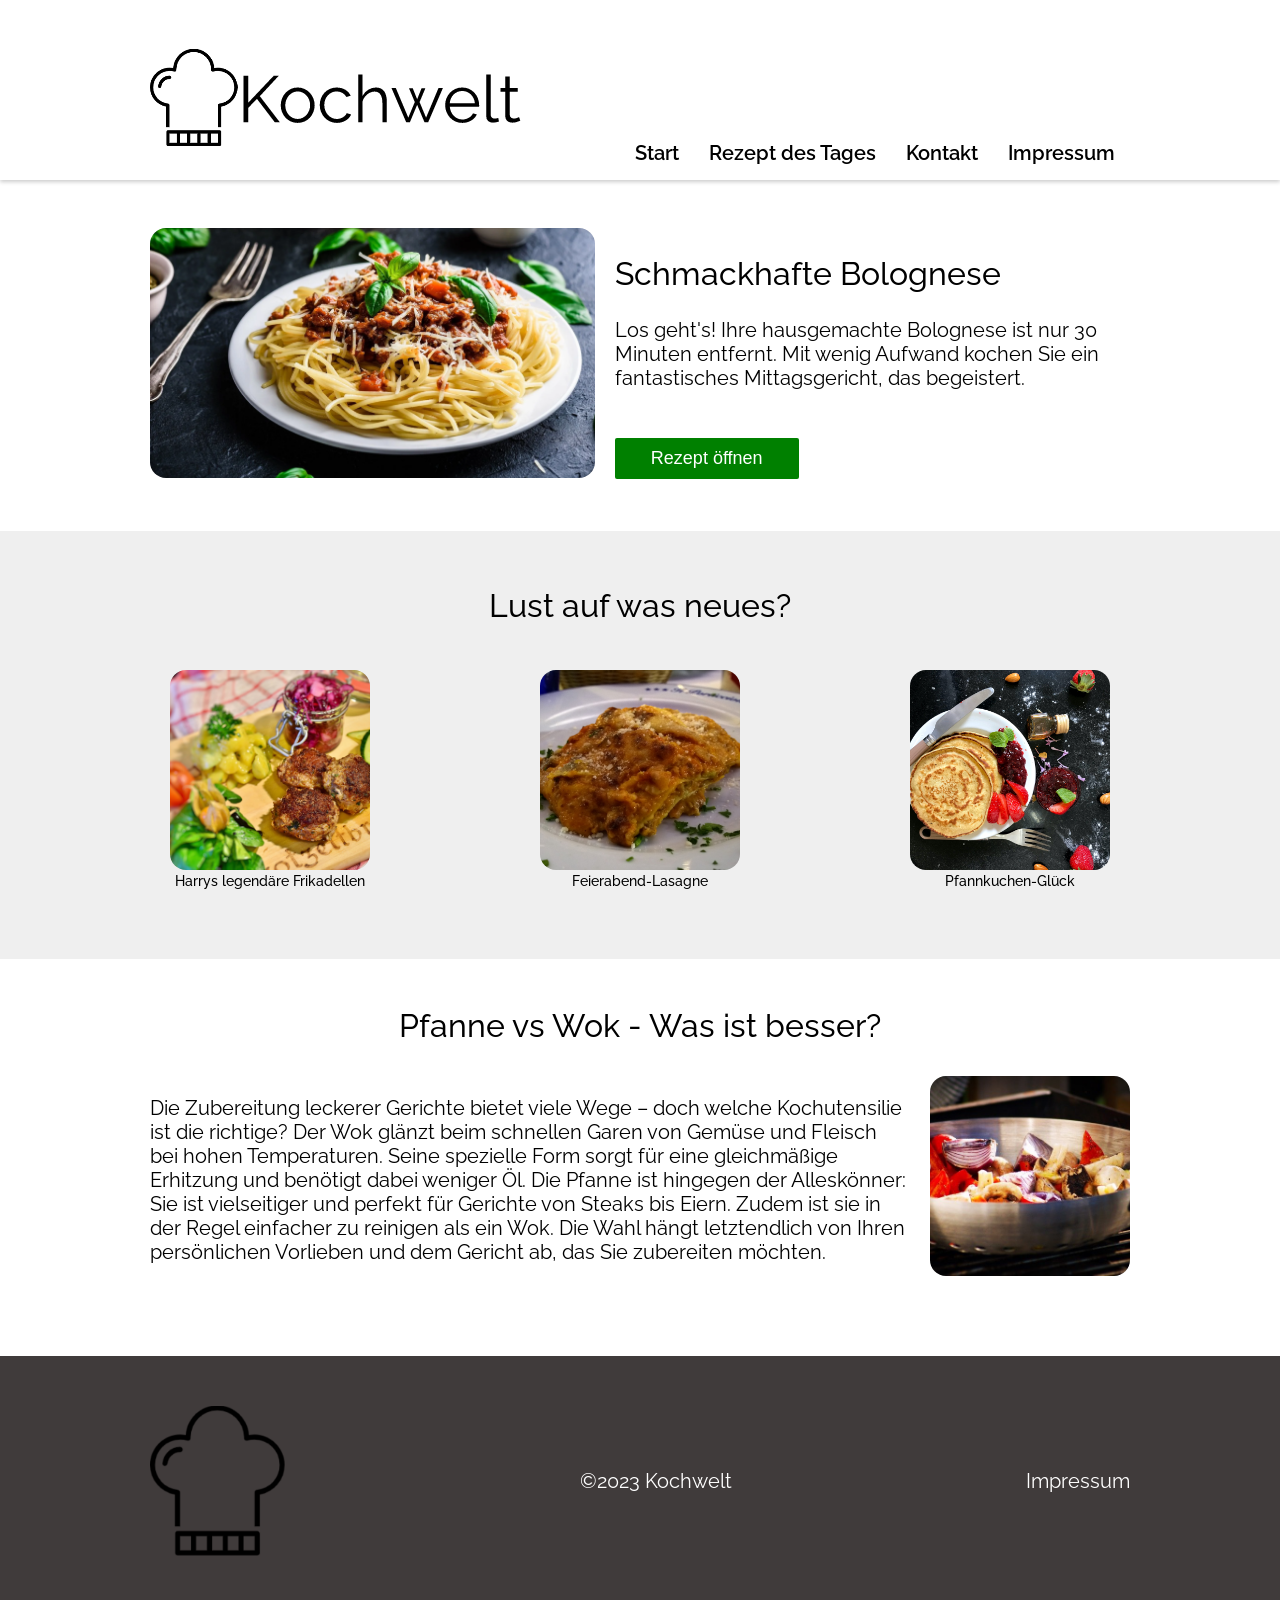
<file: index.html>
<!DOCTYPE html>
<html lang="de">

<head>
    <meta charset="UTF-8">
    <meta name="viewport" content="width=device-width, initial-scale=1.0">
    <title>Kochwelt/Startseite</title>
    <link rel="preconnect" href="https://fonts.googleapis.com">
    <link rel="preconnect" href="https://fonts.gstatic.com" crossorigin>
    <link rel="stylesheet" href="style.css">

    <link
        href="https://fonts.googleapis.com/css2?family=Raleway:ital,wght@0,100;0,200;0,300;0,400;0,500;0,600;0,700;0,800;0,900;1,100;1,200;1,300;1,400;1,500;1,600;1,700;1,800;1,900&display=swap"
        rel="stylesheet">
</head>

<body onload="includeHTML()">
    <script src="script.js"></script>
    <div w3-include-html="./templates/header.html"></div>

    <main>
        <div class="aot">
            <a href="./Rezept 1.html"><img src="./img/Bolognese.png" alt="menuimg"></a>
            <div>
                <h2>Schmackhafte Bolognese</h2>
                <span>Los geht's! Ihre hausgemachte Bolognese ist nur 30 Minuten entfernt. Mit wenig Aufwand kochen Sie
                    ein fantastisches Mittagsgericht, das begeistert.</span>

                <a href="./Rezept 1.html"><button>Rezept öffnen</button></a>
            </div>
        </div>

        <div class="recipe-section">
            <h3>Lust auf was neues?</h3>
            <div class="recipelinks">

                <a href="./Rezept 2.html">
                    <figure>
                        <img src="./img/meatballs-2946482_1280.jpg" alt="menuimg">
                        <figcaption>Harrys legendäre Frikadellen</figcaption>
                    </figure>
                </a>
                <a href="./Rezept 4.html">
                    <figure>
                        <img src="./img/lasagne-made-in-italy.jpg" alt="menuimg">
                        <figcaption>Feierabend-Lasagne</figcaption>
                    </figure>
                </a>
                <a href="./Rezept 3.html">
                    <figure>
                        <img src="./img/pfannkuchen.jpg" alt="menuimg">
                        <figcaption>Pfannkuchen-Glück</figcaption>
                    </figure>
                </a>
            </div>
        </div>

        <h3>Pfanne vs Wok - Was ist besser?</h3>
        <div class="pan">
            <div class="pantext">
                <span>
                    <p>Die Zubereitung leckerer Gerichte bietet viele Wege – doch welche Kochutensilie ist die richtige?
                        Der Wok glänzt beim schnellen Garen von Gemüse und Fleisch bei hohen Temperaturen. Seine
                        spezielle Form sorgt für eine gleichmäßige Erhitzung und benötigt dabei weniger Öl. Die Pfanne
                        ist hingegen der Alleskönner: Sie ist vielseitiger und perfekt für Gerichte von Steaks bis
                        Eiern. Zudem ist sie in der Regel einfacher zu reinigen als ein Wok. Die Wahl hängt letztendlich
                        von Ihren persönlichen Vorlieben und dem Gericht ab, das Sie zubereiten
                        möchten.</p>
                </span>
            </div>
            <img src="./img/wok.jpg" alt="Pfanne vs Wok">
        </div>
    </main>

    <div w3-include-html="./templates/footer.html"></div>
</body>

</html>
</file>
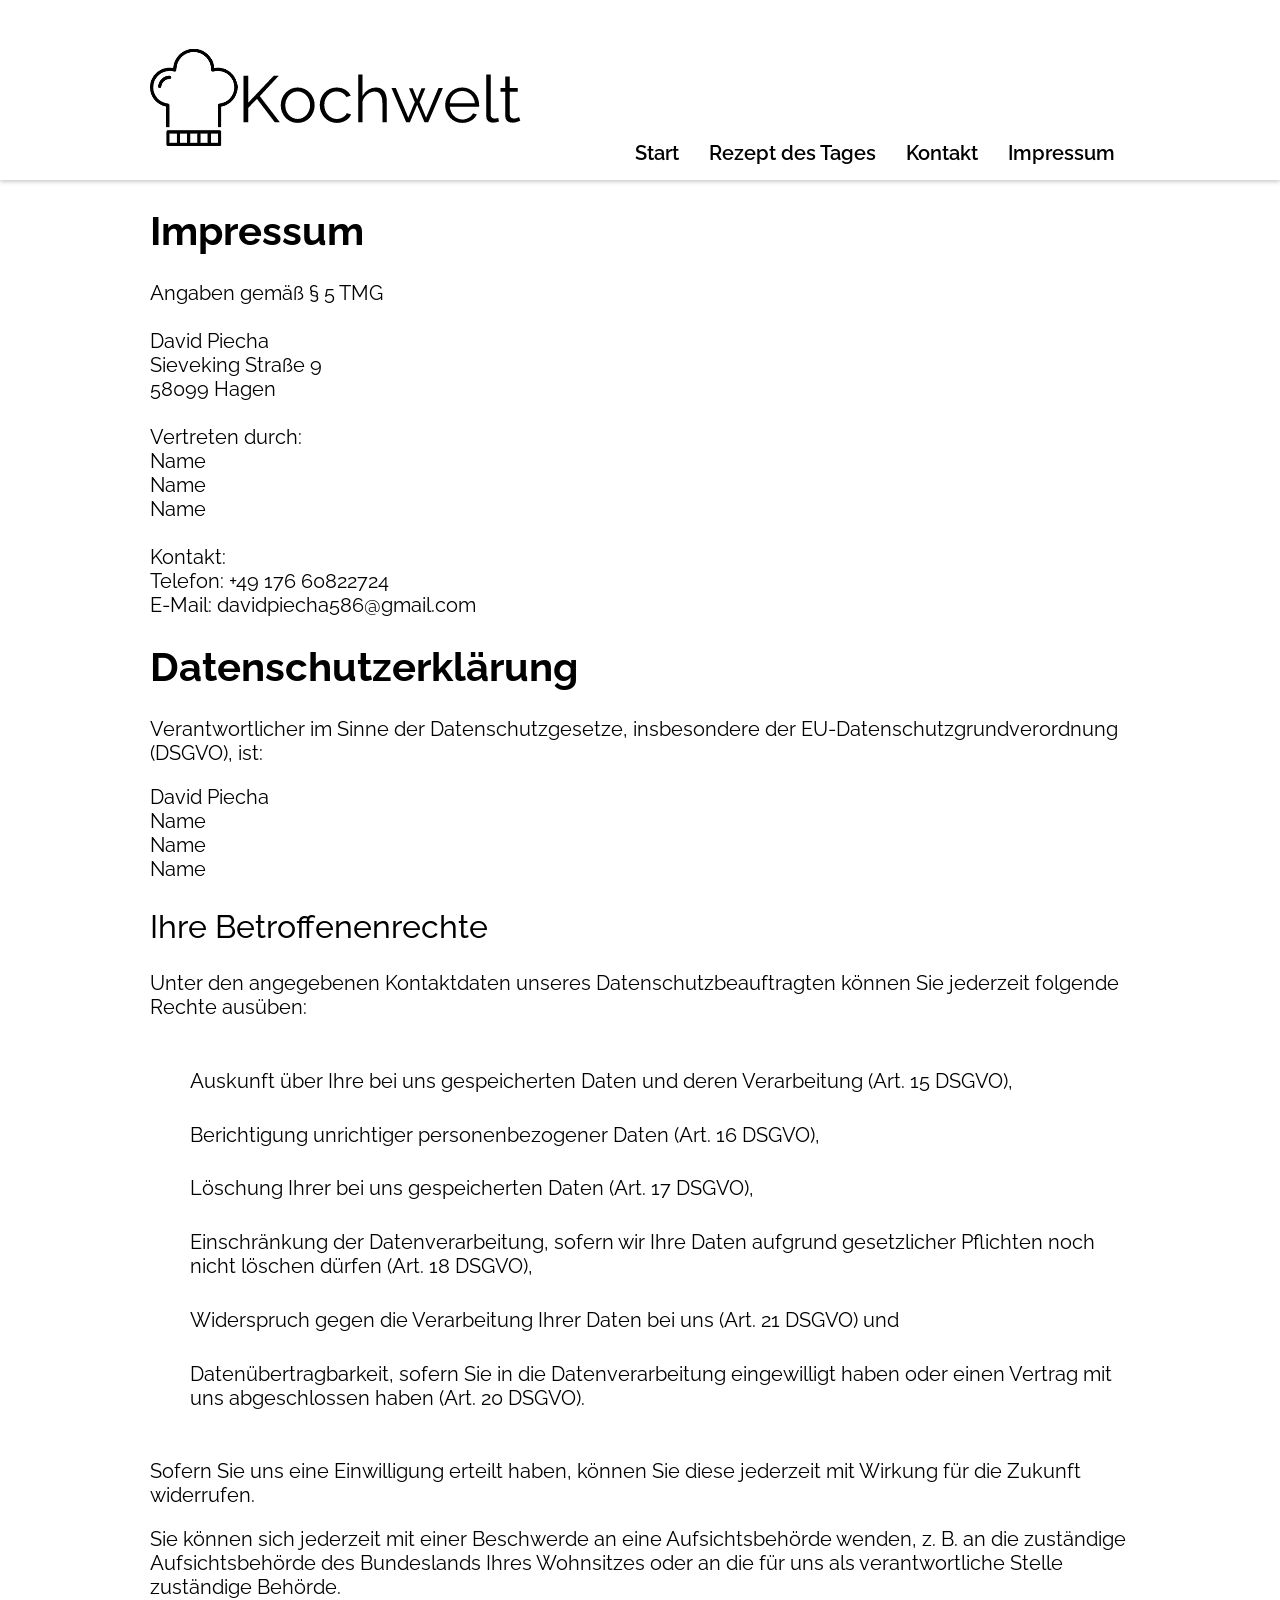
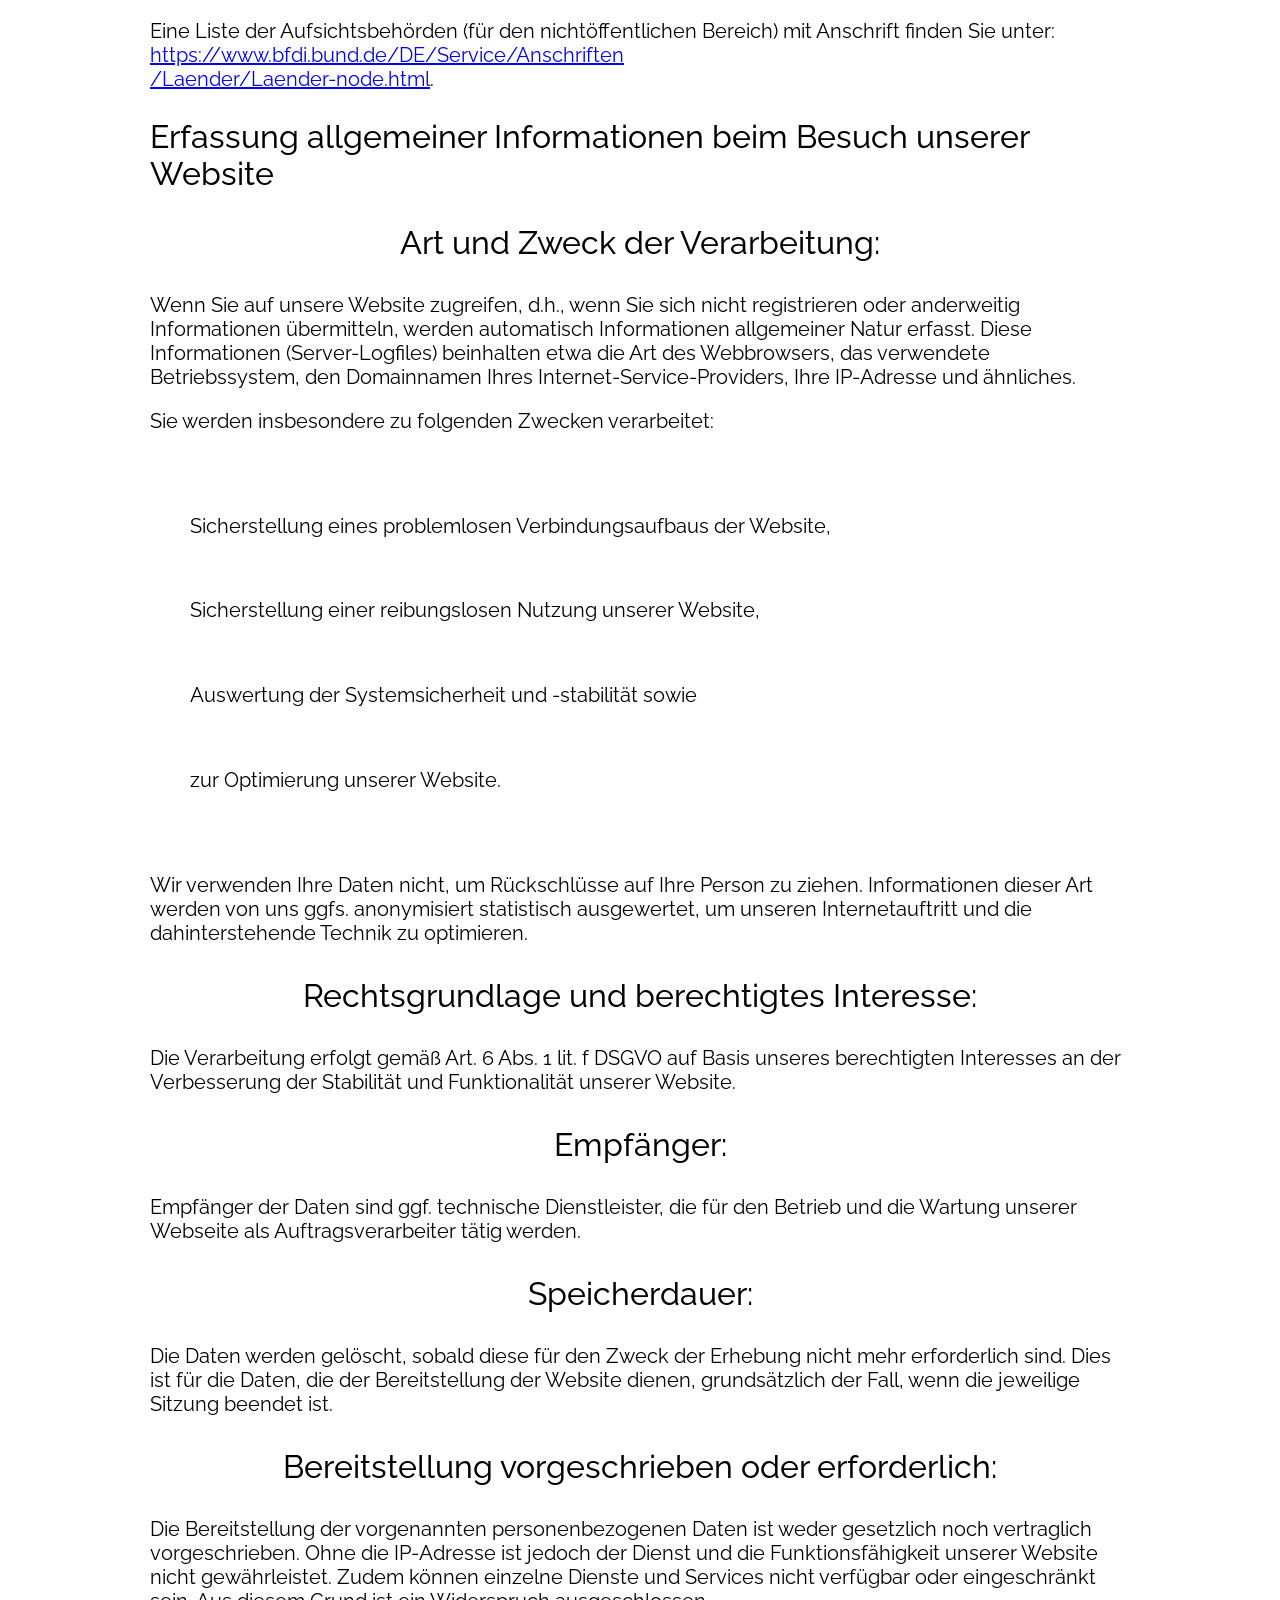
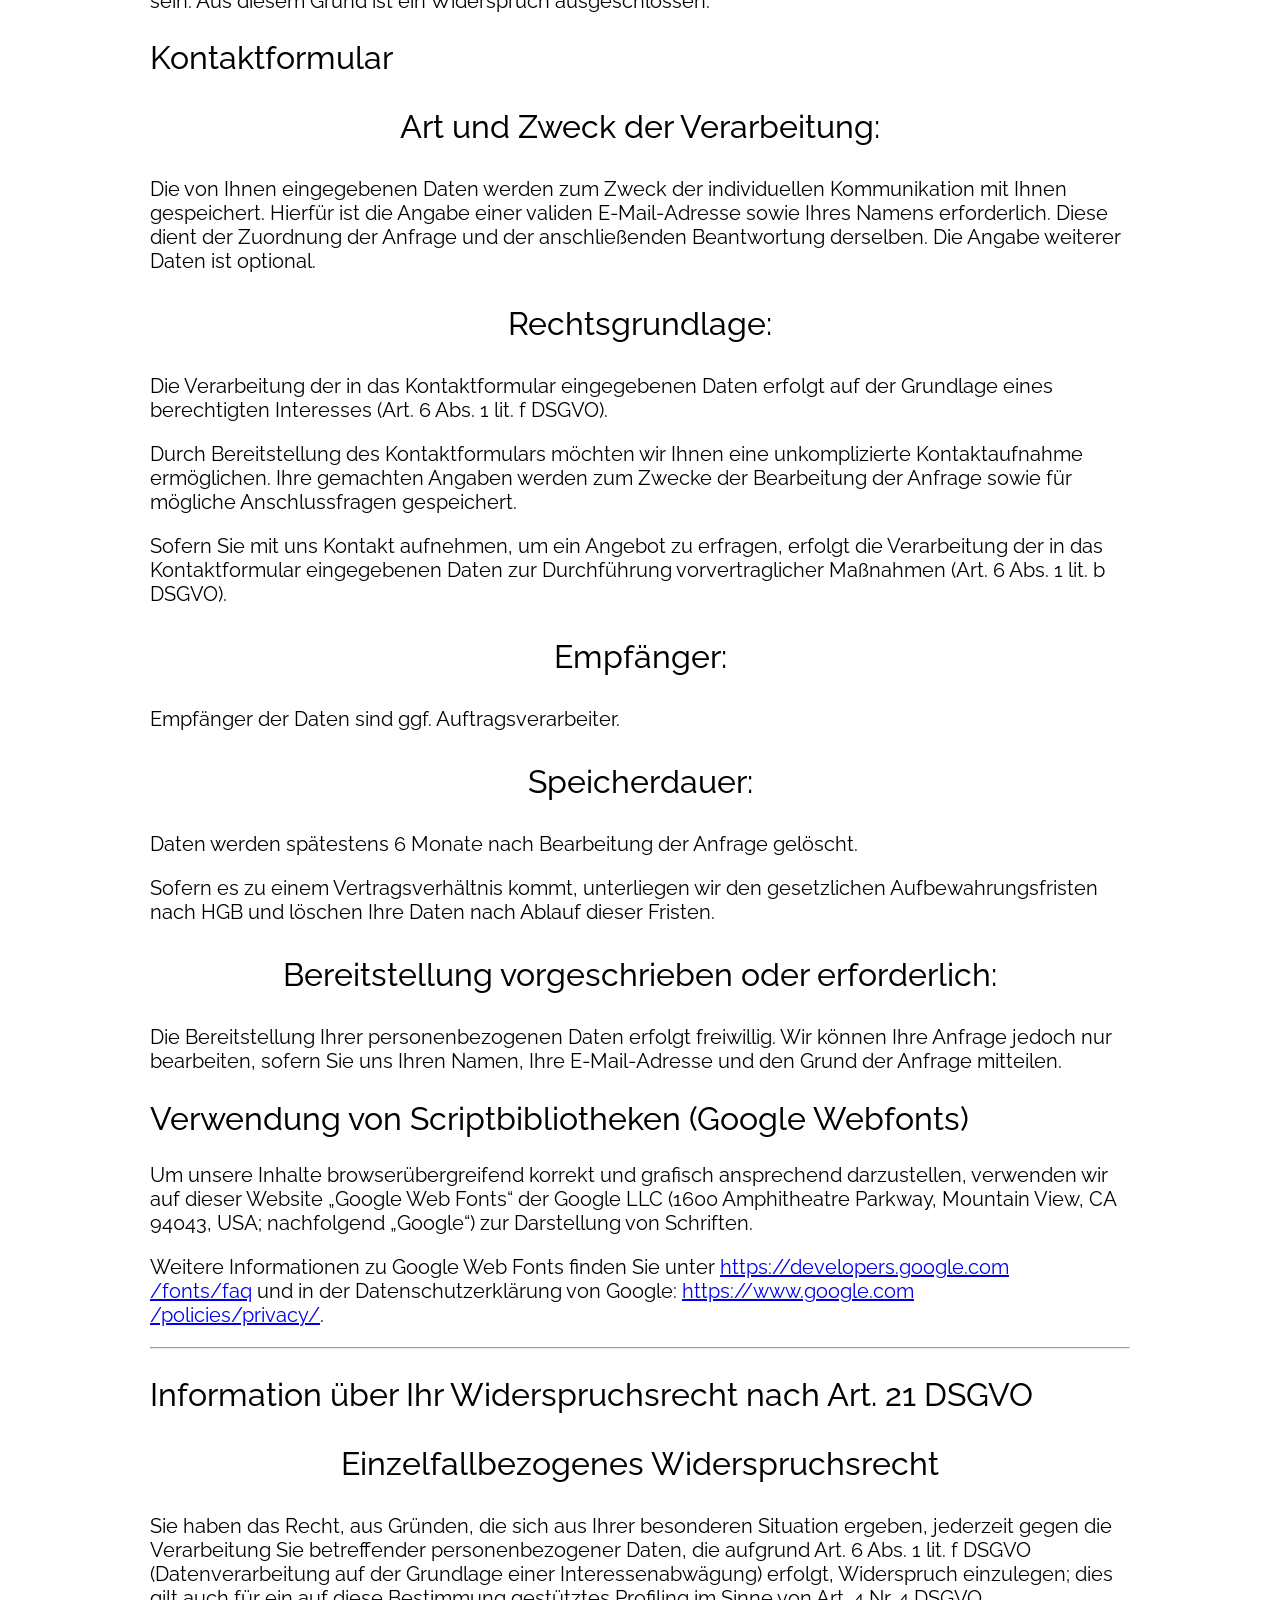
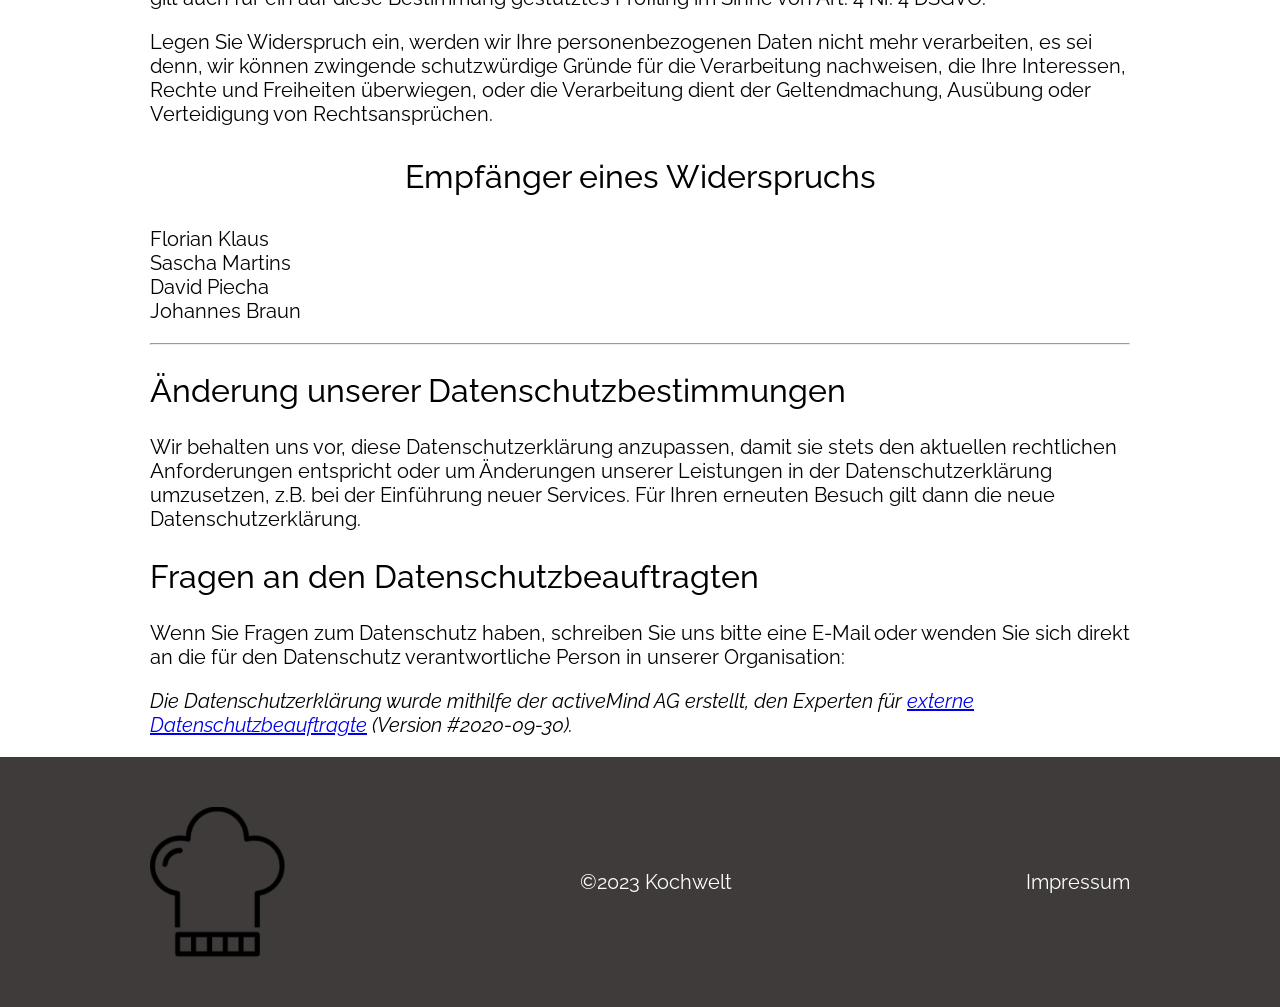
<file: Impressum.html>
<!DOCTYPE html>
<html lang="de">

<head>
    <meta charset="UTF-8">
    <meta name="viewport" content="width=device-width, initial-scale=1.0">
    <title>Kochwelt/Impressum</title>
    <link rel="preconnect" href="https://fonts.googleapis.com">
    <link rel="preconnect" href="https://fonts.gstatic.com" crossorigin>
    <link rel="stylesheet" href="style.css">
    <link
        href="https://fonts.googleapis.com/css2?family=Raleway:ital,wght@0,100;0,200;0,300;0,400;0,500;0,600;0,700;0,800;0,900;1,100;1,200;1,300;1,400;1,500;1,600;1,700;1,800;1,900&display=swap"
        rel="stylesheet">
</head>

<body onload="includeHTML()">
    <script src="script.js"></script>
    <div w3-include-html="./templates/header.html"></div>
    <main class="body">
        <div class="Impressum">
            <h1>Impressum</h1>

            Angaben gemäß § 5 TMG <br>
            <br>
            David Piecha<br>
            Sieveking Straße 9<br>
            58099 Hagen<br>
            <br>
            Vertreten durch:<br>
            Name<br>
            Name<br>
            Name<br>
            <br>
            Kontakt:<br>
            Telefon: +49 176 60822724<br>
            E-Mail: davidpiecha586@gmail.com<br>

            <h1>Datenschutzerklärung</h1>
            <p>Verantwortlicher im Sinne der Datenschutzgesetze, insbesondere der EU-Datenschutzgrundverordnung (DSGVO),
                ist:</p>
            <p>David Piecha
                <br>Name
                <br>Name
                <br>Name
            </p>
            <h2>Ihre Betroffenenrechte</h2>
            <p>Unter den angegebenen Kontaktdaten unseres Datenschutzbeauftragten können Sie jederzeit folgende Rechte
                ausüben:</p>
            <ul>
                <li>Auskunft über Ihre bei uns gespeicherten Daten und deren Verarbeitung (Art. 15 DSGVO),</li>
                <li>Berichtigung unrichtiger personenbezogener Daten (Art. 16 DSGVO),</li>
                <li>Löschung Ihrer bei uns gespeicherten Daten (Art. 17 DSGVO),</li>
                <li>Einschränkung der Datenverarbeitung, sofern wir Ihre Daten aufgrund gesetzlicher Pflichten noch
                    nicht löschen dürfen (Art. 18 DSGVO),</li>
                <li>Widerspruch gegen die Verarbeitung Ihrer Daten bei uns (Art. 21 DSGVO) und</li>
                <li>Datenübertragbarkeit, sofern Sie in die Datenverarbeitung eingewilligt haben oder einen Vertrag mit
                    uns abgeschlossen haben (Art. 20 DSGVO).</li>
            </ul>
            <p>Sofern Sie uns eine Einwilligung erteilt haben, können Sie diese jederzeit mit Wirkung für die Zukunft
                widerrufen.</p>
            <p>Sie können sich jederzeit mit einer Beschwerde an eine Aufsichtsbehörde wenden, z. B. an die zuständige
                Aufsichtsbehörde des Bundeslands Ihres Wohnsitzes oder an die für uns als verantwortliche Stelle
                zuständige Behörde.</p>
            <p>Eine Liste der Aufsichtsbehörden (für den nichtöffentlichen Bereich) mit Anschrift finden Sie unter: <a
                    id="impressumlink" href="https://www.bfdi.bund.de/DE/Service/Anschriften/Laender/Laender-node.html"
                    target="_blank"
                    rel="noopener nofollow">https://www.bfdi.bund.de/DE/Service/Anschriften<br>/Laender/Laender-node.html</a>.
            </p>
            <p></p>
            <h2>Erfassung allgemeiner Informationen beim Besuch unserer Website</h2>
            <h3>Art und Zweck der Verarbeitung:</h3>
            <p>Wenn Sie auf unsere Website zugreifen, d.h., wenn Sie sich nicht registrieren oder anderweitig
                Informationen übermitteln, werden automatisch Informationen allgemeiner Natur erfasst. Diese
                Informationen (Server-Logfiles) beinhalten etwa die Art des Webbrowsers, das verwendete Betriebssystem,
                den Domainnamen Ihres Internet-Service-Providers, Ihre IP-Adresse und ähnliches. </p>
            <p>Sie werden insbesondere zu folgenden Zwecken verarbeitet:</p>
            <ul>
                <li>Sicherstellung eines problemlosen Verbindungsaufbaus der Website,</li>
                <li>Sicherstellung einer reibungslosen Nutzung unserer Website,</li>
                <li>Auswertung der Systemsicherheit und -stabilität sowie</li>
                <li>zur Optimierung unserer Website.</li>
            </ul>
            <p>Wir verwenden Ihre Daten nicht, um Rückschlüsse auf Ihre Person zu ziehen. Informationen dieser Art
                werden von uns ggfs. anonymisiert statistisch ausgewertet, um unseren Internetauftritt und die
                dahinterstehende Technik zu optimieren. </p>
            <h3>Rechtsgrundlage und berechtigtes Interesse:</h3>
            <p>Die Verarbeitung erfolgt gemäß Art. 6 Abs. 1 lit. f DSGVO auf Basis unseres berechtigten Interesses an
                der Verbesserung der Stabilität und Funktionalität unserer Website.</p>
            <h3>Empfänger:</h3>
            <p>Empfänger der Daten sind ggf. technische Dienstleister, die für den Betrieb und die Wartung unserer
                Webseite als Auftragsverarbeiter tätig werden.</p>
            <p></p>
            <h3>Speicherdauer:</h3>
            <p>Die Daten werden gelöscht, sobald diese für den Zweck der Erhebung nicht mehr erforderlich sind. Dies ist
                für die Daten, die der Bereitstellung der Website dienen, grundsätzlich der Fall, wenn die jeweilige
                Sitzung beendet ist. </p>
            <p></p>
            <h3>Bereitstellung vorgeschrieben oder erforderlich:</h3>
            <p>Die Bereitstellung der vorgenannten personenbezogenen Daten ist weder gesetzlich noch vertraglich
                vorgeschrieben. Ohne die IP-Adresse ist jedoch der Dienst und die Funktionsfähigkeit unserer Website
                nicht gewährleistet. Zudem können einzelne Dienste und Services nicht verfügbar oder eingeschränkt sein.
                Aus diesem Grund ist ein Widerspruch ausgeschlossen. </p>
            <p></p>
            <h2>Kontaktformular</h2>
            <h3>Art und Zweck der Verarbeitung:</h3>
            <p>Die von Ihnen eingegebenen Daten werden zum Zweck der individuellen Kommunikation mit Ihnen gespeichert.
                Hierfür ist die Angabe einer validen E-Mail-Adresse sowie Ihres Namens erforderlich. Diese dient der
                Zuordnung der Anfrage und der anschließenden Beantwortung derselben. Die Angabe weiterer Daten ist
                optional.</p>
            <h3>Rechtsgrundlage:</h3>
            <p>Die Verarbeitung der in das Kontaktformular eingegebenen Daten erfolgt auf der Grundlage eines
                berechtigten Interesses (Art. 6 Abs. 1 lit. f DSGVO).</p>
            <p>Durch Bereitstellung des Kontaktformulars möchten wir Ihnen eine unkomplizierte Kontaktaufnahme
                ermöglichen. Ihre gemachten Angaben werden zum Zwecke der Bearbeitung der Anfrage sowie für mögliche
                Anschlussfragen gespeichert.</p>
            <p>Sofern Sie mit uns Kontakt aufnehmen, um ein Angebot zu erfragen, erfolgt die Verarbeitung der in das
                Kontaktformular eingegebenen Daten zur Durchführung vorvertraglicher Maßnahmen (Art. 6 Abs. 1 lit. b
                DSGVO).</p>
            <h3>Empfänger:</h3>
            <p>Empfänger der Daten sind ggf. Auftragsverarbeiter.</p>
            <p></p>
            <h3>Speicherdauer:</h3>
            <p>Daten werden spätestens 6 Monate nach Bearbeitung der Anfrage gelöscht.</p>
            <p>Sofern es zu einem Vertragsverhältnis kommt, unterliegen wir den gesetzlichen Aufbewahrungsfristen nach
                HGB und löschen Ihre Daten nach Ablauf dieser Fristen. </p>
            <h3>Bereitstellung vorgeschrieben oder erforderlich:</h3>
            <p>Die Bereitstellung Ihrer personenbezogenen Daten erfolgt freiwillig. Wir können Ihre Anfrage jedoch nur
                bearbeiten, sofern Sie uns Ihren Namen, Ihre E-Mail-Adresse und den Grund der Anfrage mitteilen.</p>
            <p></p>
            <h2>Verwendung von Scriptbibliotheken (Google Webfonts)</h2>
            <p>Um unsere Inhalte browserübergreifend korrekt und grafisch ansprechend darzustellen, verwenden wir auf
                dieser Website „Google Web Fonts“ der Google LLC (1600 Amphitheatre Parkway, Mountain View, CA 94043,
                USA; nachfolgend „Google“) zur Darstellung von Schriften.</p>
            <p>Weitere Informationen zu Google Web Fonts finden Sie unter <a
                    href="https://developers.google.com/fonts/faq" rel="noopener nofollow"
                    target="_blank">https://developers.google.com<br>/fonts/faq</a> und in der Datenschutzerklärung von
                Google: <a href="https://www.google.com/policies/privacy/" rel="noopener nofollow"
                    target="_blank">https://www.google.com<br>/policies/privacy/</a>.</p>
            <p></p>
            <hr>
            <h2>Information über Ihr Widerspruchsrecht nach Art. 21 DSGVO</h2>
            <h3>Einzelfallbezogenes Widerspruchsrecht</h3>
            <p>Sie haben das Recht, aus Gründen, die sich aus Ihrer besonderen Situation ergeben, jederzeit gegen die
                Verarbeitung Sie betreffender personenbezogener Daten, die aufgrund Art. 6 Abs. 1 lit. f DSGVO
                (Datenverarbeitung auf der Grundlage einer Interessenabwägung) erfolgt, Widerspruch einzulegen; dies
                gilt auch für ein auf diese Bestimmung gestütztes Profiling im Sinne von Art. 4 Nr. 4 DSGVO.</p>
            <p>Legen Sie Widerspruch ein, werden wir Ihre personenbezogenen Daten nicht mehr verarbeiten, es sei denn,
                wir können zwingende schutzwürdige Gründe für die Verarbeitung nachweisen, die Ihre Interessen, Rechte
                und Freiheiten überwiegen, oder die Verarbeitung dient der Geltendmachung, Ausübung oder Verteidigung
                von Rechtsansprüchen.</p>
            <h3>Empfänger eines Widerspruchs</h3>
            <p>Florian Klaus
                <br>Sascha Martins
                <br>David Piecha
                <br>Johannes Braun
            </p>
            <hr>
            <h2>Änderung unserer Datenschutzbestimmungen</h2>
            <p>Wir behalten uns vor, diese Datenschutzerklärung anzupassen, damit sie stets den aktuellen rechtlichen
                Anforderungen entspricht oder um Änderungen unserer Leistungen in der Datenschutzerklärung umzusetzen,
                z.B. bei der Einführung neuer Services. Für Ihren erneuten Besuch gilt dann die neue
                Datenschutzerklärung.</p>
            <h2>Fragen an den Datenschutzbeauftragten</h2>
            <p>Wenn Sie Fragen zum Datenschutz haben, schreiben Sie uns bitte eine E-Mail oder wenden Sie sich direkt an
                die für den Datenschutz verantwortliche Person in unserer Organisation:</p>
            <p></p>
            <p><em>Die Datenschutzerklärung wurde mithilfe der activeMind AG erstellt, den Experten für <a
                        href="https://www.activemind.de/datenschutz/datenschutzbeauftragter/" target="_blank"
                        rel="noopener">externe Datenschutzbeauftragte</a> (Version #2020-09-30).</em></p>
        </div>
    </main>

    <div w3-include-html="./templates/footer.html"></div>
</body>

</html>
</file>
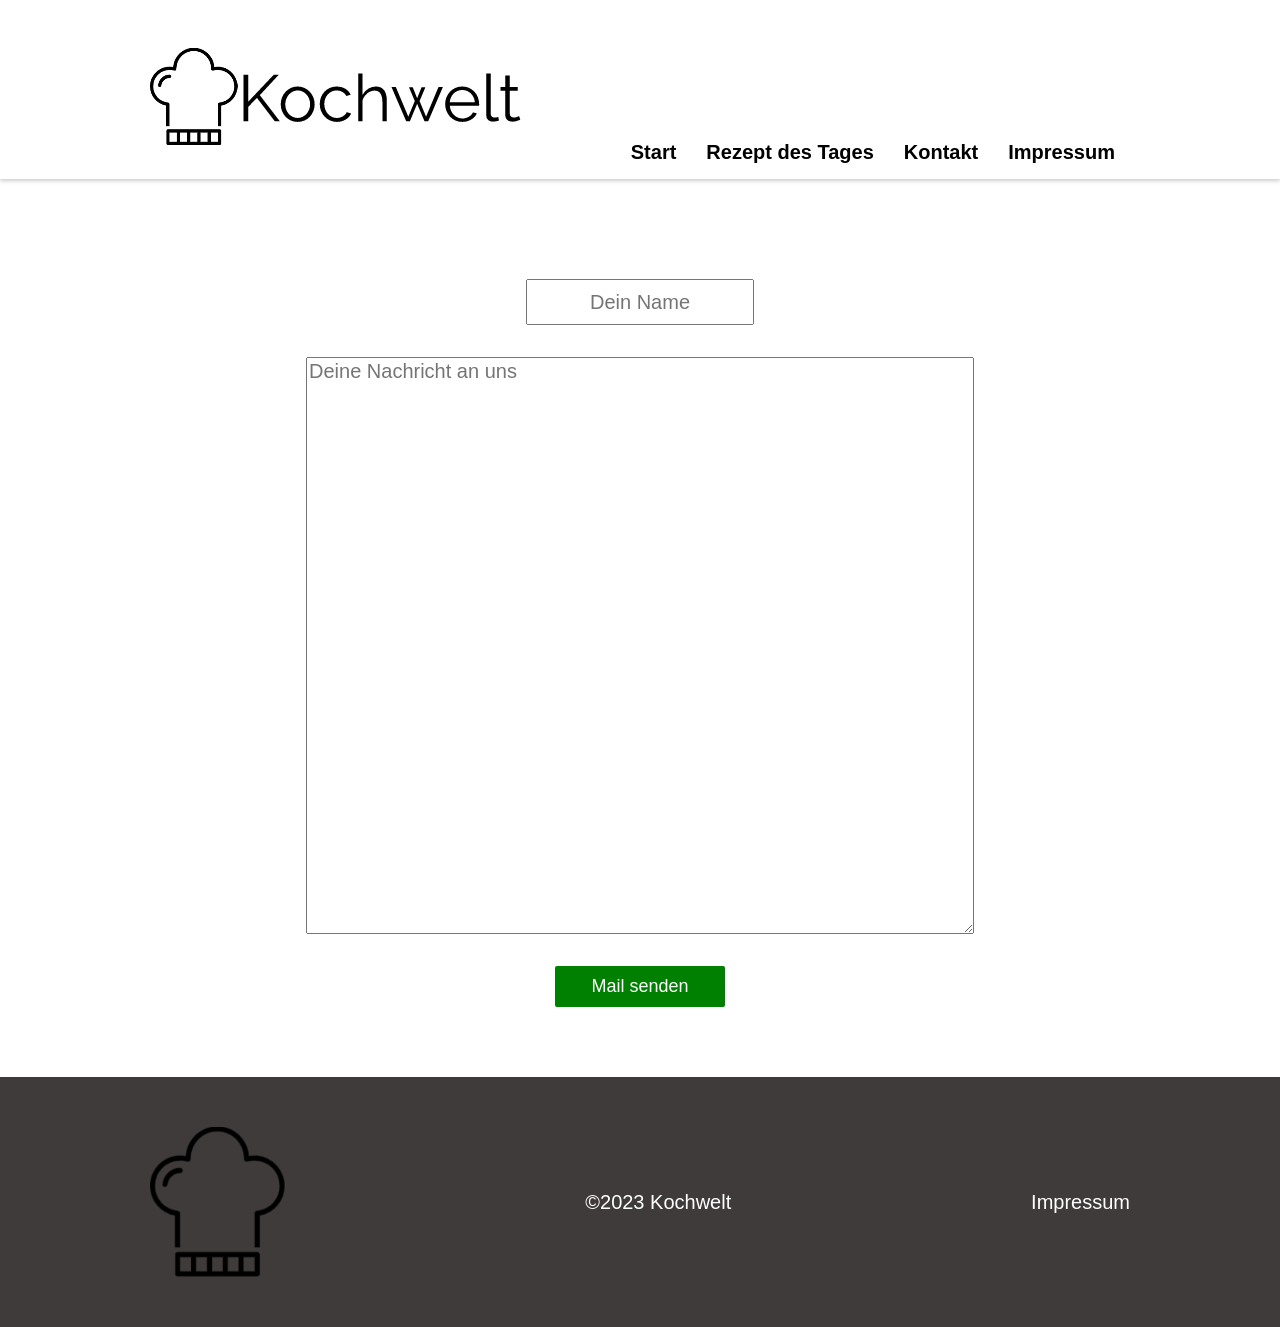
<file: Kontakt.html>
<!DOCTYPE html>
<html lang="de">

<head>
    <meta charset="UTF-8">
    <meta name="viewport" content="width=device-width, initial-scale=1.0">
    <title>KOCHWELT/KONTAKT</title>
    <link rel="stylesheet" href="style.css">
</head>

<body onload="includeHTML()">
    <script src="script.js"></script>
    <div w3-include-html="./templates/header.html"></div>

    <main>
        <form class="contactform" action="https://kochwelt-600.developerakademie.net/Kochwelt/templates/send_mail.php"
            method="POST">
            <input required class="contactinput" name="name" placeholder="Dein Name">

            <textarea required name="message" placeholder="Deine Nachricht an uns"></textarea>

            <button type="submit">Mail senden</button>
        </form>
    </main>
    
    <div w3-include-html="./templates/footer.html"></div>
</body>

</html>
</file>
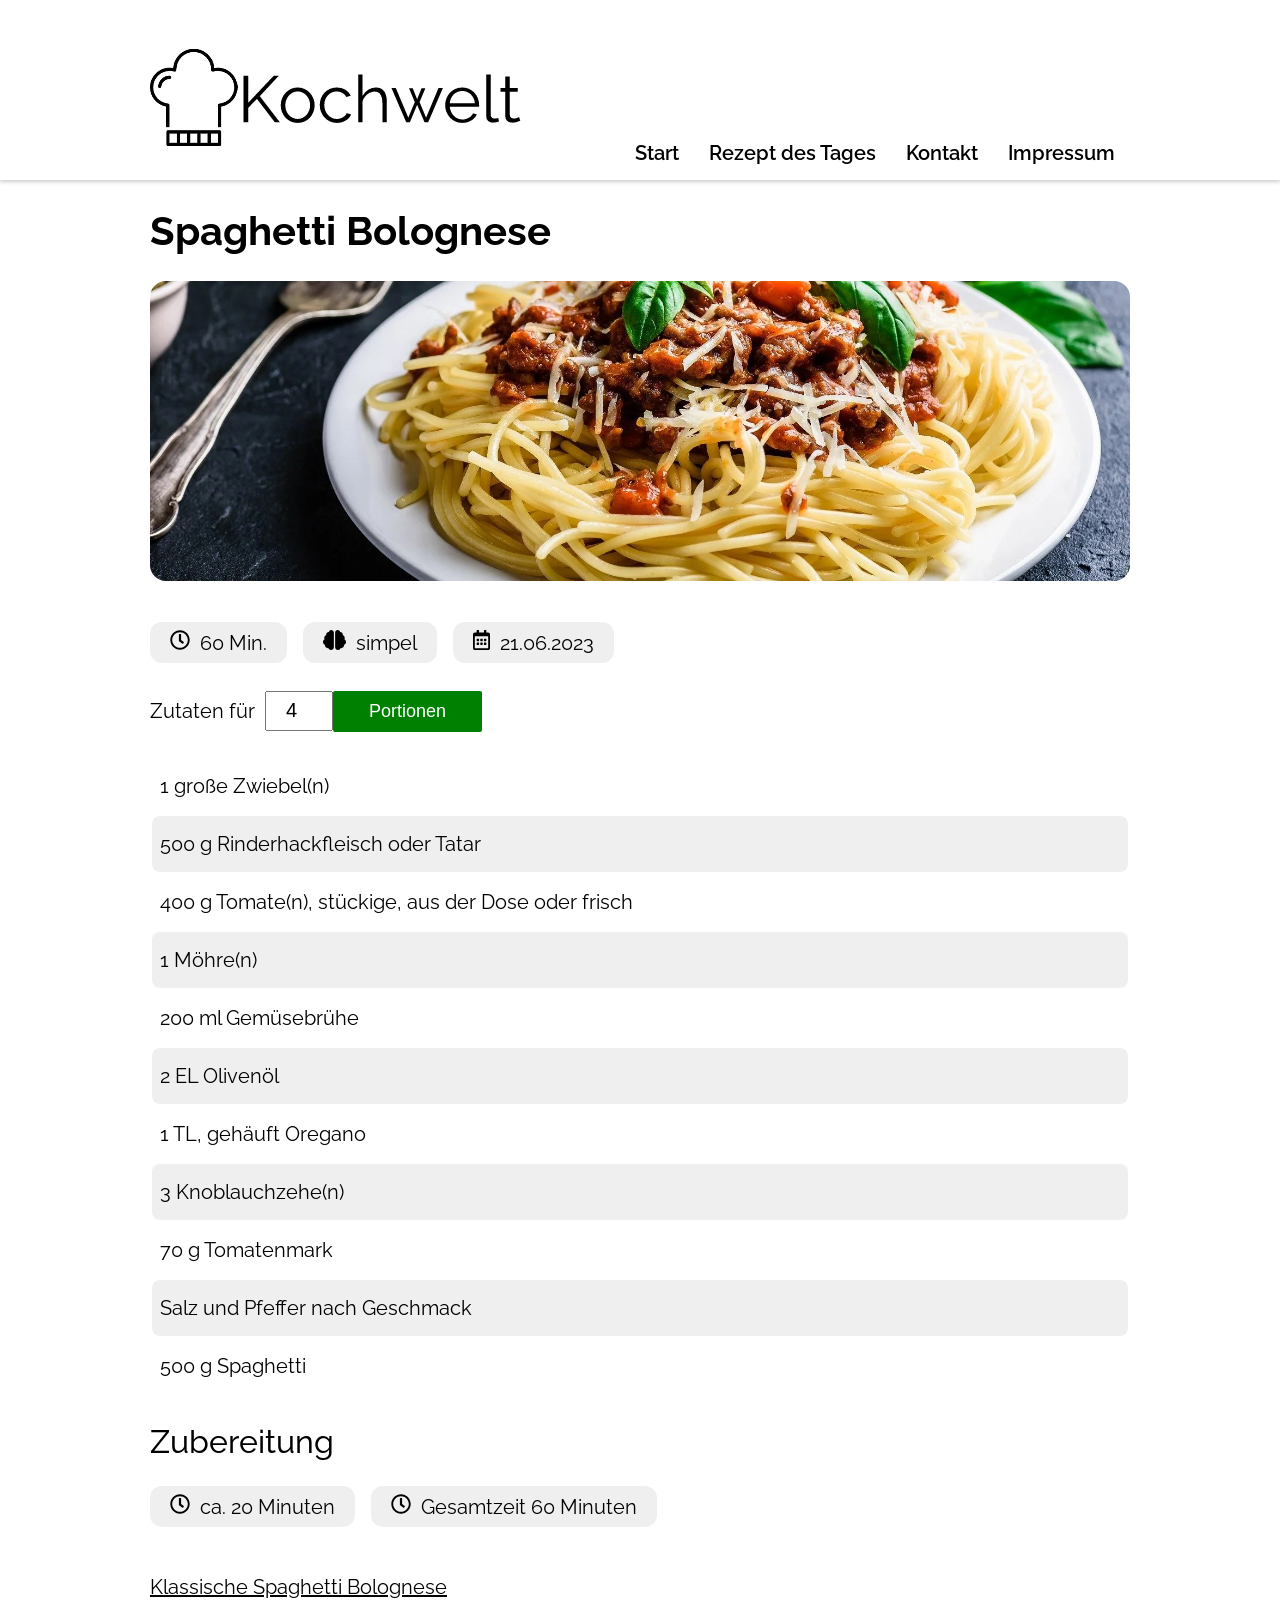
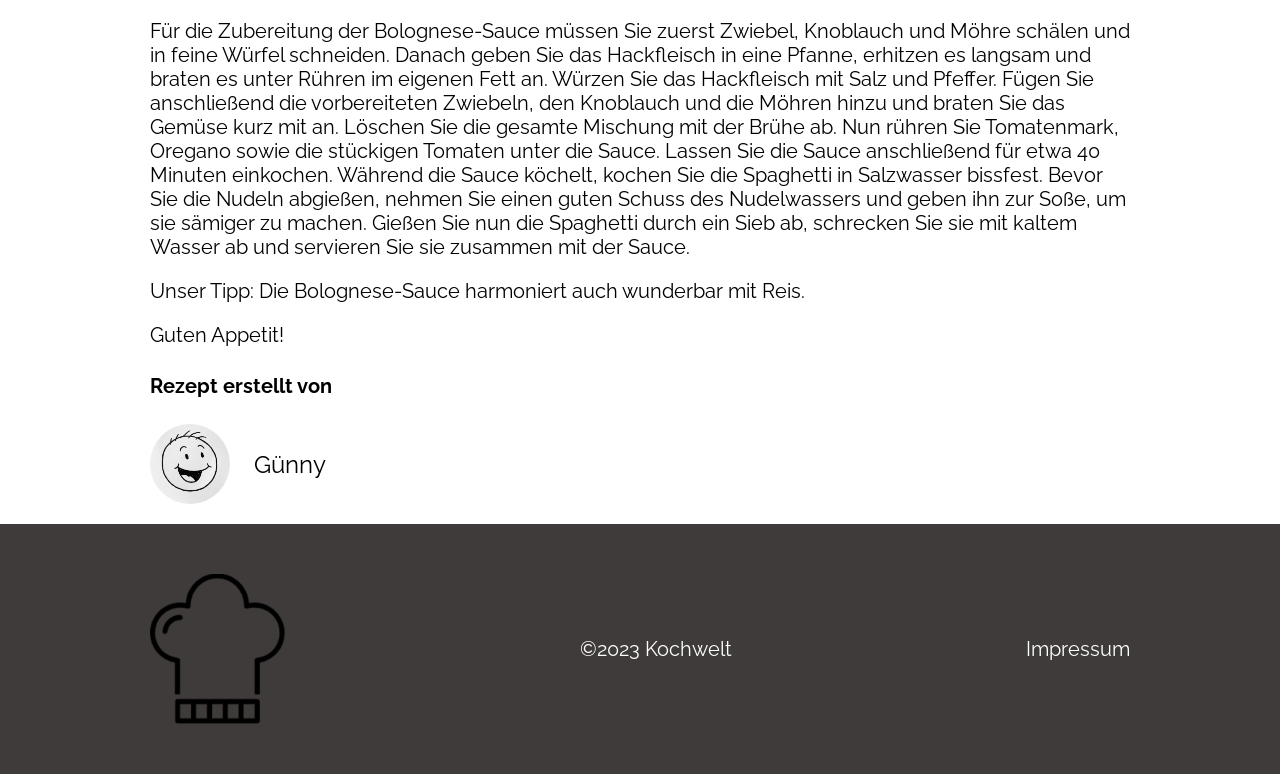
<file: Rezept 1.html>
<!DOCTYPE html>
<html lang="de">

<head>
    <meta charset="UTF-8">
    <meta name="viewport" content="width=device-width, initial-scale=1.0">
    <title>Kochwelt/Rezept</title>
    <link rel="preconnect" href="https://fonts.googleapis.com">
    <link rel="preconnect" href="https://fonts.gstatic.com" crossorigin>
    <link rel="stylesheet" href="style.css">
    <link
        href="https://fonts.googleapis.com/css2?family=Raleway:ital,wght@0,100;0,200;0,300;0,400;0,500;0,600;0,700;0,800;0,900;1,100;1,200;1,300;1,400;1,500;1,600;1,700;1,800;1,900&display=swap"
        rel="stylesheet">
</head>

<body onload="includeHTML()">
    <script src="script2.js"></script>
    <div w3-include-html="./templates/header.html"></div>

    <main class="body">
        <div class="menu">
            <h1>Spaghetti Bolognese</h1>
            <img src="./img/Bolognese.png" alt="menuimg">
        </div>
        <div class="menusubtitle">
            <div class="menusubtitleicon">
                <img src="./img/icons/clock-regular.svg" alt="">60 Min.
            </div>
            <div class="menusubtitleicon">
                <img src="./img/icons/brain-solid.svg" alt="">simpel
            </div>
            <div class="menusubtitleicon">
                <img src="./img/icons/calendar-alt-regular.svg" alt="">21.06.2023
            </div>
        </div>

        <div class="selection">
            Zutaten für
            <div class="portions">
                <input id="inputField" placeholder="4" min="1" max="10" value="4" type="number"><button
                    onclick="calPortions()">Portionen</button>
            </div>
        </div>
        <a id="alertInput" class="alert"></a>

        <table id="table">
            <tr>
                <td><span id="ingredient1">1</span> große Zwiebel(n)</td>
            </tr>
            <tr>
                <td><span id="ingredient2">500</span> g Rinderhackfleisch oder Tatar</td>
            </tr>
            <tr>
                <td><span id="ingredient3">400</span> g Tomate(n), stückige, aus der Dose oder frisch</td>
            </tr>
            <tr>
                <td><span id="ingredient4">1</span> Möhre(n)</td>
            </tr>
            <tr>
                <td><span id="ingredient5">200</span> ml Gemüsebrühe</td>
            </tr>
            <tr>
                <td><span id="ingredient6">2</span> EL Olivenöl</td>
            </tr>
            <tr>
                <td><span id="ingredient7">1</span> TL, gehäuft Oregano </td>
            </tr>
            <tr>
                <td><span id="ingredient8">3</span> Knoblauchzehe(n)</td>
            </tr>
            <tr>
                <td><span id="ingredient9">70</span> g Tomatenmark</td>
            </tr>
            <tr>
                <td>Salz und Pfeffer nach Geschmack</td>
            </tr>
            <tr>
                <td><span id="ingredient10">500</span> g Spaghetti</td>
            </tr>
        </table>

        <h2>Zubereitung</h2>
        <div class="menusubtitle">
            <div class="menusubtitleicon">
                <img src="./img/icons/clock-regular.svg" alt="">ca. 20 Minuten
            </div>

            <div class="menusubtitleicon">
                <img src="./img/icons/clock-regular.svg" alt="">Gesamtzeit 60 Minuten
            </div>

        </div>
        <span class="preparation">
            <p><u>Klassische Spaghetti Bolognese</u></p>

            <p>Für die Zubereitung der Bolognese-Sauce müssen Sie zuerst Zwiebel, Knoblauch und Möhre schälen und in
                feine Würfel schneiden. Danach geben Sie das Hackfleisch in eine Pfanne, erhitzen es langsam und braten
                es unter Rühren im eigenen Fett an. Würzen Sie das Hackfleisch mit Salz und Pfeffer. Fügen Sie
                anschließend die vorbereiteten Zwiebeln, den Knoblauch und die Möhren hinzu und braten Sie das Gemüse
                kurz mit an. Löschen Sie die gesamte Mischung mit der Brühe ab. Nun rühren Sie Tomatenmark, Oregano
                sowie die stückigen Tomaten unter die Sauce. Lassen Sie die Sauce anschließend für etwa 40 Minuten
                einkochen. Während die Sauce köchelt, kochen Sie die Spaghetti in Salzwasser bissfest. Bevor Sie die
                Nudeln abgießen, nehmen Sie einen guten Schuss des Nudelwassers und geben ihn zur Soße, um sie sämiger
                zu machen. Gießen Sie nun die Spaghetti durch ein Sieb ab, schrecken Sie sie mit kaltem Wasser ab und
                servieren Sie sie zusammen mit der Sauce.</p>

            <p>Unser Tipp: Die Bolognese-Sauce harmoniert auch wunderbar mit Reis.</p>

            <p>Guten Appetit!</p>
        </span>

        <h4>Rezept erstellt von</h4>
        <div class="creatordiv">
            <img class="creatorimg" src="./img/Guenny.jpg" alt="creatorimg">

            <span class="creatorname">Günny</span>
        </div>

    </main>
    <div w3-include-html="./templates/footer.html"></div>
</body>

</html>
</file>
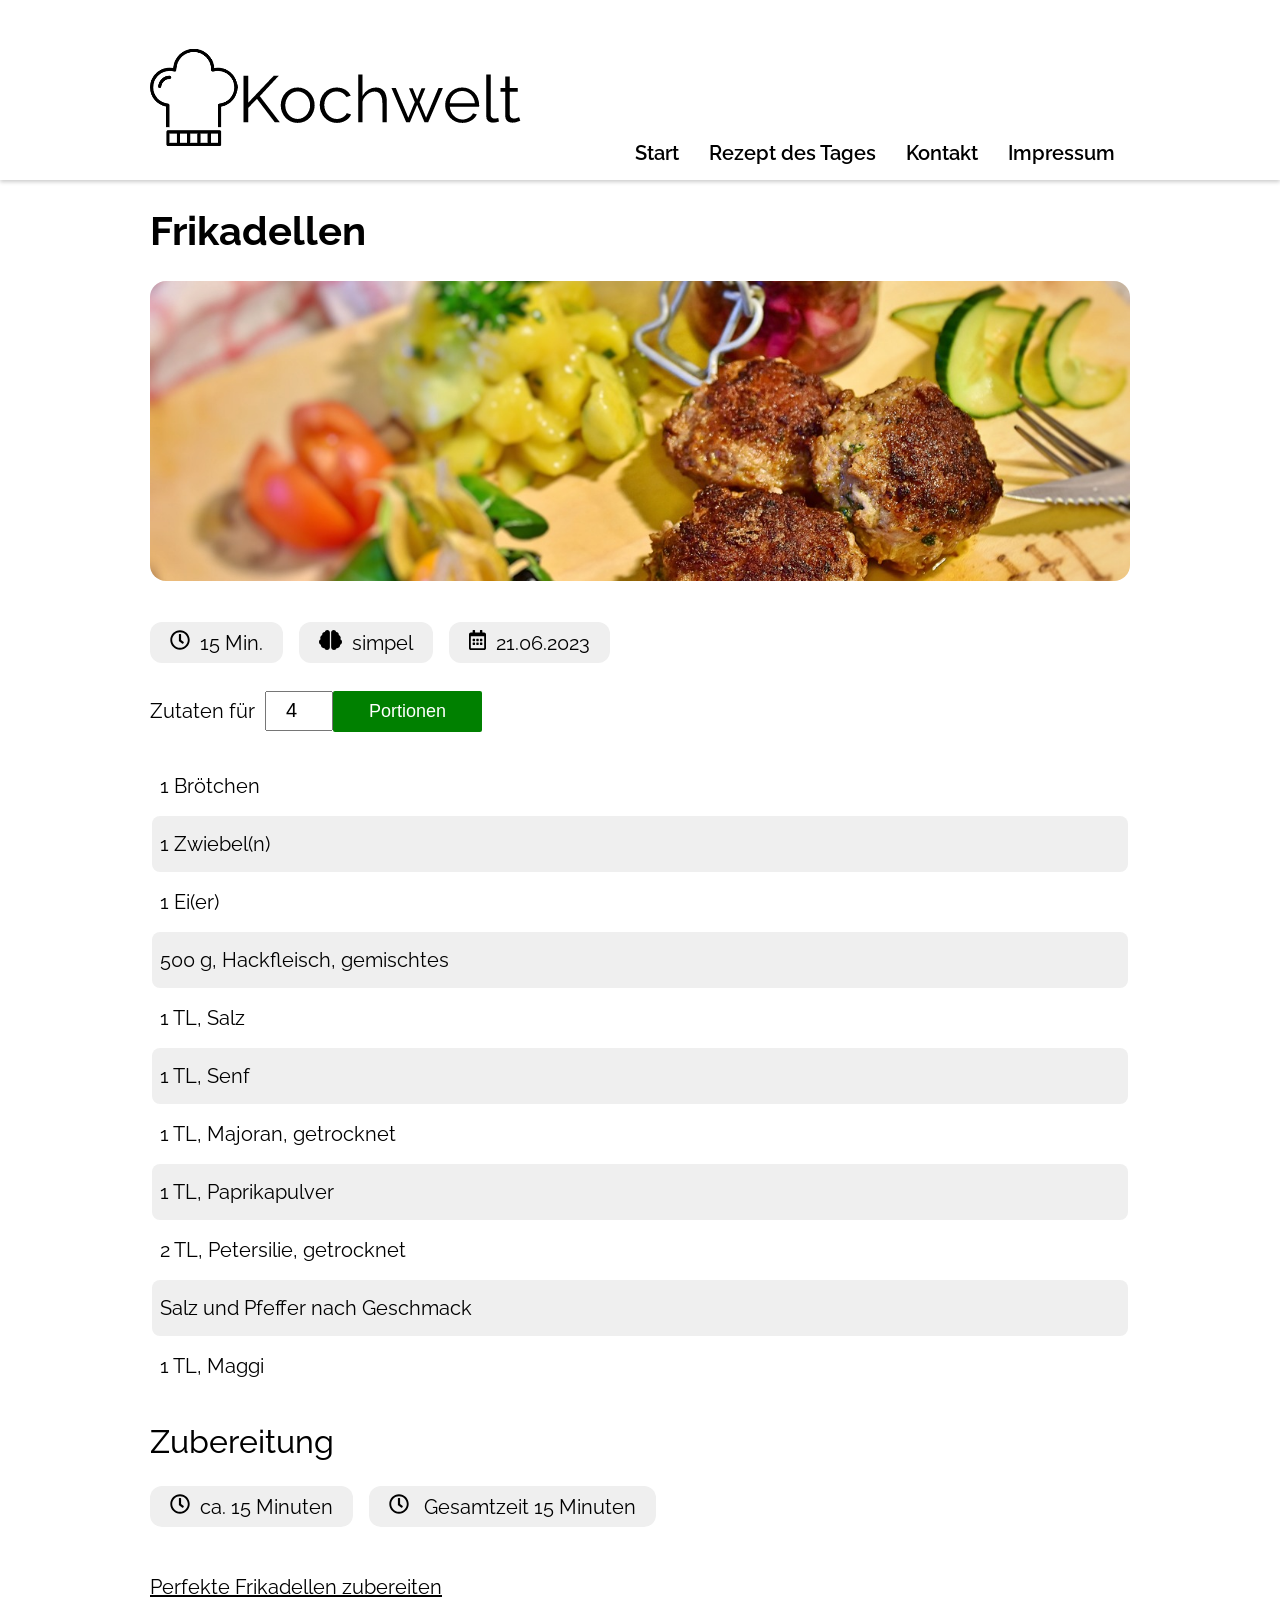
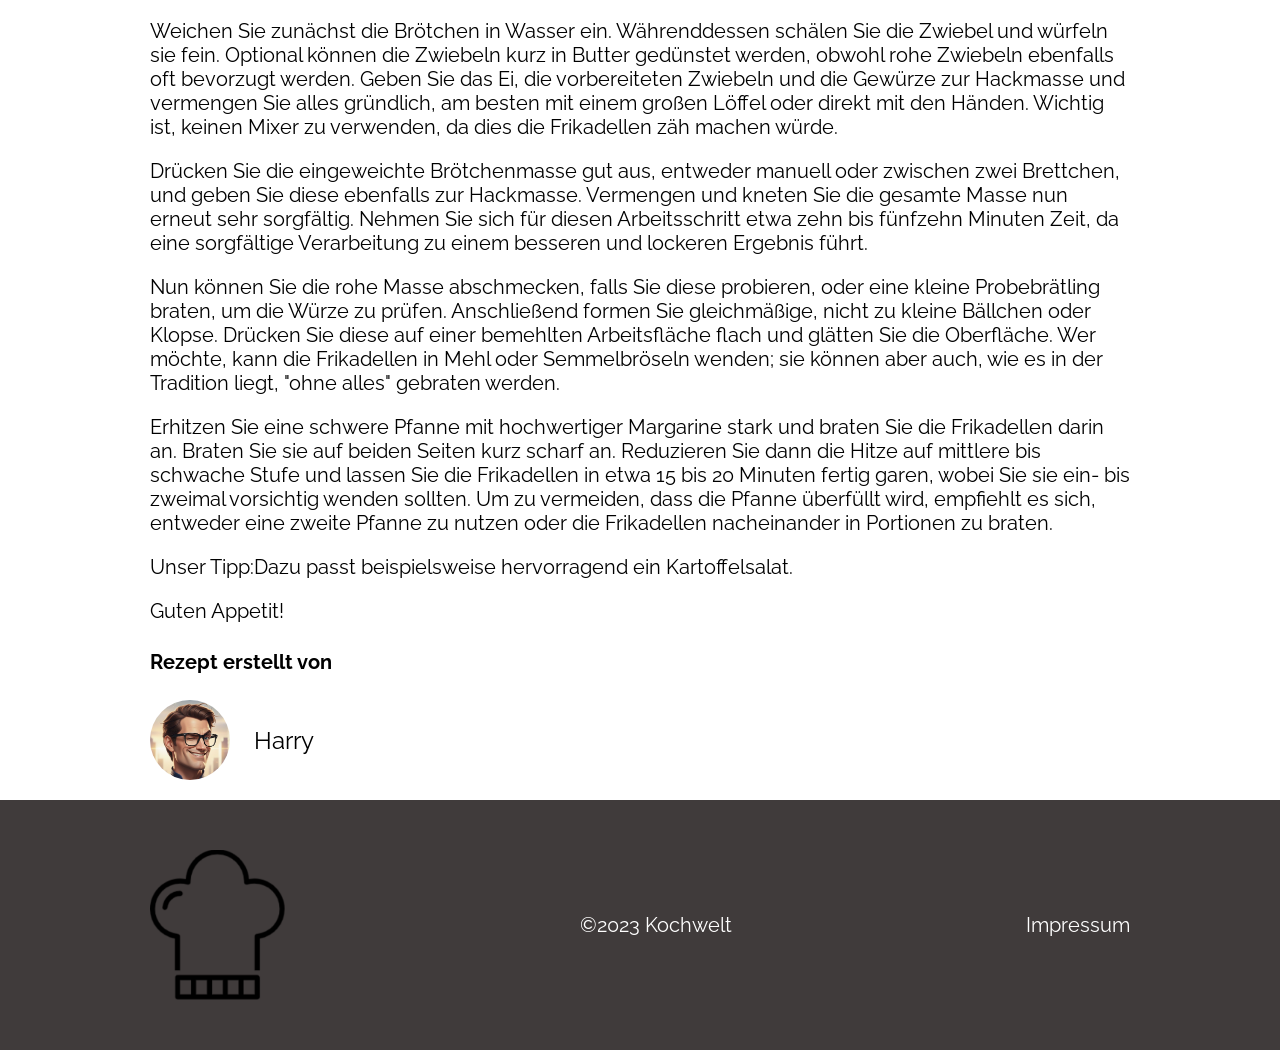
<file: Rezept 2.html>
<!DOCTYPE html>
<html lang="de">

<head>
    <meta charset="UTF-8">
    <meta name="viewport" content="width=device-width, initial-scale=1.0">
    <title>Kochwelt/Rezept</title>
    <link rel="preconnect" href="https://fonts.googleapis.com">
    <link rel="preconnect" href="https://fonts.gstatic.com" crossorigin>
    <link rel="stylesheet" href="style.css">
    <link
        href="https://fonts.googleapis.com/css2?family=Raleway:ital,wght@0,100;0,200;0,300;0,400;0,500;0,600;0,700;0,800;0,900;1,100;1,200;1,300;1,400;1,500;1,600;1,700;1,800;1,900&display=swap"
        rel="stylesheet">
</head>

<body onload="includeHTML()">
    <script src="script4.js"></script>
    <div w3-include-html="./templates/header.html"></div>

    <main class="body">
        <div class="menu">
            <h1>Frikadellen</h1>
            <img src="./img/meatballs-2946482_1280.jpg" alt="menuimg">
        </div>
        <div class="menusubtitle">
            <div class="menusubtitleicon">
                <img src="./img/icons/clock-regular.svg" alt="">15 Min.
            </div>
            <div class="menusubtitleicon">
                <img src="./img/icons/brain-solid.svg" alt="">simpel
            </div>
            <div class="menusubtitleicon">
                <img src="./img/icons/calendar-alt-regular.svg" alt="">21.06.2023
            </div>
        </div>

        <div class="selection">
            Zutaten für
            <div class="portions">
                <input id="inputField" placeholder="4" min="1" max="10" value="4" type="number"><button
                    onclick="calPortions()">Portionen</button>
            </div>
        </div>
        <a id="alertInput" class="alert"></a>

        <table id="table">
            <tr>
                <td><span id="ingredient1">1</span> Brötchen</td>
            </tr>
            <tr>
                <td><span id="ingredient2">1</span> Zwiebel(n)</td>
            </tr>
            <tr>
                <td><span id="ingredient3">1</span> Ei(er)</td>
            </tr>
            <tr>
                <td><span id="ingredient4">500</span> g, Hackfleisch, gemischtes</td>
            </tr>
            <tr>
                <td><span id="ingredient5">1</span> TL, Salz</td>
            </tr>
            <tr>
                <td><span id="ingredient6">1</span> TL, Senf</td>
            </tr>
            <tr>
                <td><span id="ingredient7">1</span> TL, Majoran, getrocknet </td>
            </tr>
            <tr>
                <td><span id="ingredient8">1</span> TL, Paprikapulver</td>
            </tr>
            <tr>
                <td><span id="ingredient9">2</span> TL, Petersilie, getrocknet</td>
            </tr>
            <tr>
                <td>Salz und Pfeffer nach Geschmack</td>
            </tr>
            <tr>
                <td><span id="ingredient10">1</span> TL, Maggi</td>
            </tr>
        </table>

        <h2>Zubereitung</h2>
        <div class="menusubtitle">
            <div class="menusubtitleicon">
                <img src="./img/icons/clock-regular.svg" alt="">ca. 15 Minuten
            </div>

            <div class="menusubtitleicon">
                <img src="./img/icons/clock-regular.svg" alt=""> Gesamtzeit 15 Minuten
            </div>
        </div>
        <span class="preparation">
            <p><u>Perfekte Frikadellen zubereiten</u></p>

            <p>Weichen Sie zunächst die Brötchen in Wasser ein. Währenddessen schälen Sie die Zwiebel und würfeln sie
                fein. Optional können die Zwiebeln kurz in Butter gedünstet werden, obwohl rohe Zwiebeln ebenfalls oft
                bevorzugt werden. Geben Sie das Ei, die vorbereiteten Zwiebeln und die Gewürze zur Hackmasse und
                vermengen Sie alles gründlich, am besten mit einem großen Löffel oder direkt mit den Händen. Wichtig
                ist, keinen Mixer zu verwenden, da dies die Frikadellen zäh machen würde.</p>

            <p>Drücken Sie die eingeweichte Brötchenmasse gut aus, entweder manuell oder zwischen zwei Brettchen, und
                geben Sie diese ebenfalls zur Hackmasse. Vermengen und kneten Sie die gesamte Masse nun erneut sehr
                sorgfältig. Nehmen Sie sich für diesen Arbeitsschritt etwa zehn bis fünfzehn Minuten Zeit, da eine
                sorgfältige Verarbeitung zu einem besseren und lockeren Ergebnis führt.</p>

            <p>Nun können Sie die rohe Masse abschmecken, falls Sie diese probieren, oder eine kleine Probebrätling
                braten, um die Würze zu prüfen. Anschließend formen Sie gleichmäßige, nicht zu kleine Bällchen oder
                Klopse. Drücken Sie diese auf einer bemehlten Arbeitsfläche flach und glätten Sie die Oberfläche. Wer
                möchte, kann die Frikadellen in Mehl oder Semmelbröseln wenden; sie können aber auch, wie es in der
                Tradition liegt, "ohne alles" gebraten werden.</p>

            <p>Erhitzen Sie eine schwere Pfanne mit hochwertiger Margarine stark und braten Sie die Frikadellen darin
                an. Braten Sie sie auf beiden Seiten kurz scharf an. Reduzieren Sie dann die Hitze auf mittlere bis
                schwache Stufe und lassen Sie die Frikadellen in etwa 15 bis 20 Minuten fertig garen, wobei Sie sie ein-
                bis zweimal vorsichtig wenden sollten. Um zu vermeiden, dass die Pfanne überfüllt wird, empfiehlt es
                sich, entweder eine zweite Pfanne zu nutzen oder die Frikadellen nacheinander in Portionen zu braten.</p>

            <p>Unser Tipp:Dazu passt beispielsweise hervorragend ein Kartoffelsalat.</p>

            <p>Guten Appetit!</p>
        </span>

        <h4>Rezept erstellt von</h4>
        <div class="creatordiv">
            <img class="creatorimg" src="./img/Harry.jpg" alt="creatorimg">

            <span class="creatorname">Harry</span>
        </div>

    </main>

    <div w3-include-html="./templates/footer.html"></div>

</body>

</html>
</file>
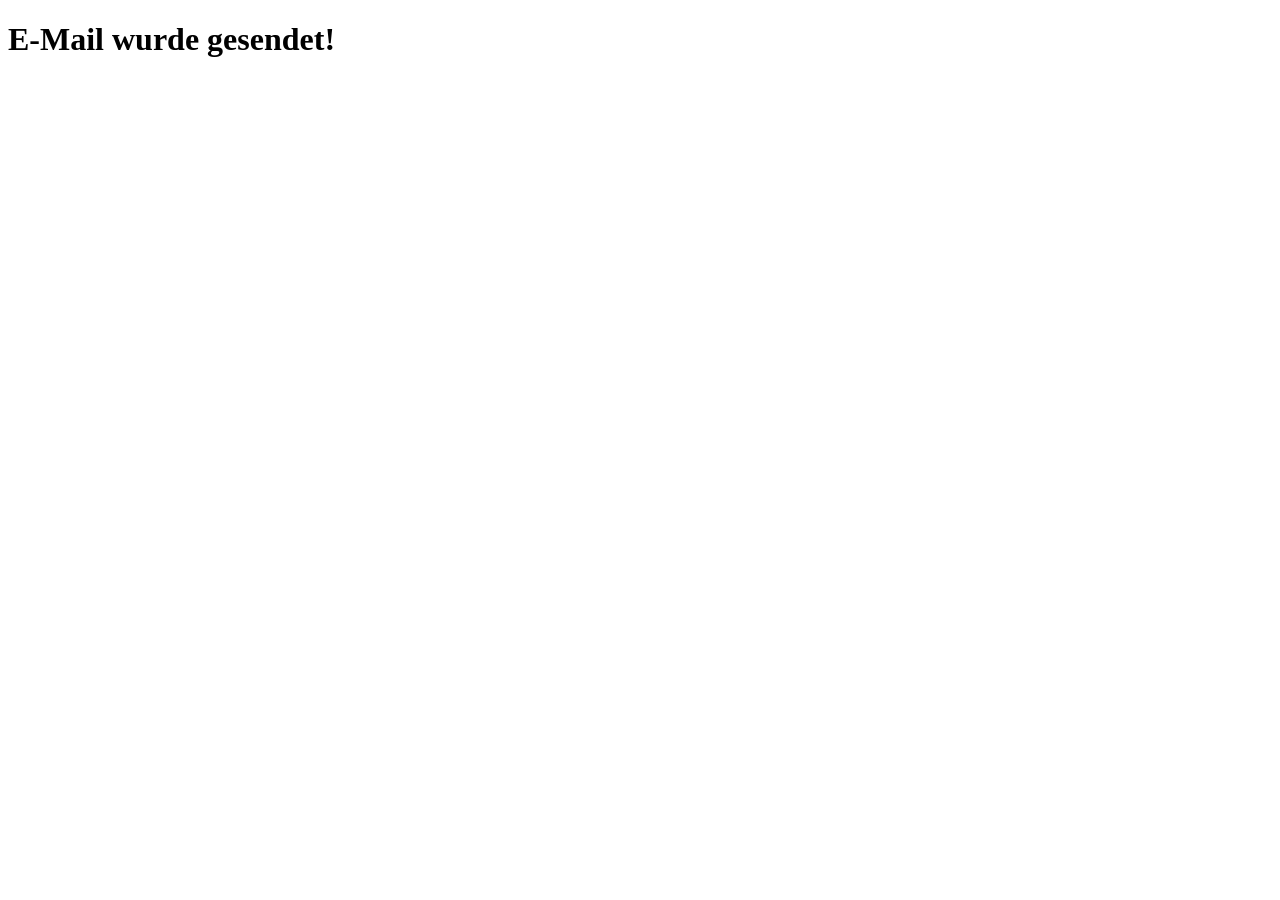
<file: templates/success.html>
<!DOCTYPE html>
<html lang="de">

<head>
    <meta charset="UTF-8">
    <meta name="viewport" content="width=device-width, initial-scale=1.0">
    <title>Document</title>
</head>

<body>
    <h1>E-Mail wurde gesendet!</h1>
</body>

</html>
</file>
<file: style.css>
main {
    font-family: 'Raleway', sans-serif;

}

.aot {
    display: flex;
    margin-top: 48px;
    font-size: 20px;
    padding-left: 150px;
    padding-right: 150px;
    margin-bottom: 48px;
}

.aot img {
    height: 250px;
    width: auto;
    border-radius: 16px;
    margin-right: 20px;
}

.aot div {
    display: flex;
    flex-direction: column;
    align-items: flex-start;
}

.aot button {
    margin-top: 48px;
}


h2 {
    font-size: 32px;
    font-weight: 450;
}

.recipe-section {
    background-color: rgb(239, 239, 239);
    padding-top: 24px;
    padding-bottom: 56px;
    font-size: 20px;
    margin-bottom: 48px;
}

.recipelinks {
    display: flex;
    justify-content: space-between;
    padding-left: 130px;
    padding-right: 130px;
}
.recipelinks img:hover{
    -webkit-transform: scale(1.3);
    transform: scale(1.3);
}

.recipelinks img {
    height: 200px;
    width: 200px;
    border-radius: 16px;
    object-fit: cover;
}
.recipelinks a{
    text-decoration:none;
    color:black;
}

figure {
    text-align: center;
    font-size: 14px;
    font-weight: 500;
}

h3 {
    text-align: center;
    font-size: 32px;
    font-weight: 450;
}

.pan {
    display: flex;
    font-size: 20px;
    padding-left: 150px;
    padding-right: 150px;
    padding-bottom: 52px;
}

.pan img {
    height: 200px;
    width: 200px;
    border-radius: 16px;
    margin-left: 24px;
    object-fit: cover;
}


/* Rezeptseite*/

body {
    margin: 0%;
}

.body {
    font-family: 'Raleway', sans-serif;
    font-size: 20px;
    padding-left: 150px;
    padding-right: 150px;
}

.header {
    display: flex;
    align-items: end;
    justify-content: space-between;
    box-shadow: 0px 2px 4px rgba(0, 0, 0, 0.2);
    font-size: 20px;
    font-family: 'Raleway', sans-serif;
    padding-left: 150px;
    padding-right: 150px;
}
.headerright{
    display:flex;
    flex-direction: column-reverse;
}
.header label{
    height:100px;
    visibility: hidden;
}
.header input{
    visibility: hidden;
}
.nav a:hover {
    color: #008000;
    border-bottom: 6px solid #008000;
}

.nav a {
    text-decoration: none;
    color: black;
    padding: 15px;
}

.nav {
    display: flex;
    justify-content: flex-end;
    font-weight: 600;
}

.menusubtitle img {
    height: 20px;
    width: auto;
    padding-right: 10px;
}

.menusubtitle {
    display: flex;
}

.menusubtitleicon {
    padding-left: 20px;
    padding-right: 20px;
    padding-top: 8px;
    padding-bottom: 8px;
    margin-bottom: 28px;
    margin-right: 16px;
    background-color: rgb(239, 239, 239);
    border-radius: 12px;
}

.menu img {
    height: 300px;
    width: 100%;
    object-fit: cover;
    border-radius: 16px;
    margin-bottom: 36px;
}

.grey-line {
    background-color: rgb(239, 239, 239);
    height: 2px;
    margin-bottom: 10px;
    margin-top: 50px;
}

input{
font-size: 20px;
text-align: center;
height: 20px;
width: 62px;
}

button {
    background-color: #008000;
    text-decoration: none;
    color: white;
    padding: 10px 36px;
    border-style: none;
    font-size: large;
    border-radius: 2px;
}

button:hover {
    background-color: #068d06;
    text-decoration: none;
    color: white;
    padding: 10px 36px;
    font-size: large;
    border-style: none;
    cursor: pointer;
}

.selection {
    display: flex;
    align-items: center;
}

.portions {
    padding-left: 10px;
}

.portions input {
    padding: 8px 1px;
}

table {
    margin-top: 24px;
}

td {
    padding: 8px;
    padding-top: 16px;
    padding-bottom: 16px;
    border-radius: 8px;
    width: 100vw;
}
.alert{
    color:red;
    font-size: 20px;
    font-family: 'Raleway', sans-serif;

}

tr:nth-child(even) {
    background-color: rgb(239, 239, 239);
}

.creatordiv {
    display: flex;
    align-items: center;
}

.creatorimg {
    height: 80px;
    width: 80px;
    object-fit: cover;
    border-radius: 40px;
    margin-right: 24px;
}

.creatorname {
    font-size: 24px;
}

.footer {
    background-color: rgb(64, 59, 59);
    height: 250px;
    margin-top: 20px;
    left: 0;
    bottom: 0;
    width: 100%;
    position: relative;
    
}

form {
    display: flex;
    flex-direction: column;
    align-items: center;
}
/*Kontakt*/

.contactinput {
    height:40px;
    width:220px;
    margin-top: 100px;
    margin-bottom: 32px;
    text-align: center;
    font-size: 20px;
    font-family: 'Raleway', sans-serif;
}

textarea{
    height: 571px;
    width: 662px;
    margin-bottom: 32px;
    font-size: 20px;
    font-family: 'Raleway', sans-serif;
}
.contactform{
    display:flex;
    margin-bottom: 70px;
}

footer img{
    height:150px;
    padding-left: 150px;
}
footer a{
    padding-right:150px;
    text-decoration: none;
    color:white;
  
}

footer a:hover{
    color:#008000; 
}

.footer{
    display: flex;
    justify-content: space-between;
    align-items: center;
    font-size: 20px;
    font-family: 'Raleway', sans-serif;
    color:white;
}

/*Burger Menu*/
ul {
    list-style: none;
    height: 400px;
    display: flex;
    flex-direction: column;
    justify-content: space-evenly;
}


/* Responsive*/

@media(max-width: 1220px){
    .header img{
            height:100px;
    }
  #impressumlink{
    word-wrap: break-word;
  }
  .body{
    padding-left: 20px;
    padding-right:20px;
  }
}


@media(max-width: 1100px){
    .recipelinks{
        flex-direction: column;
        padding:0;
    }
    .header{
        justify-content: space-between;
        padding: 0;
        margin:0;
        }
        .header img{
            height: 100px;
            padding-left: 20px;
        }
        .body{
            font-size:16px;
        }
        .recipelinks img{
            height:150px;
            width:300px;
        }

        
}


@media(max-width: 850px){

    /*Kontakt*/
    textarea {
        height: 400px;
        width: 320px;
    }
    

    /*header/footer*/
.header{
    justify-content: space-between;
    padding: 0;
    margin:0;
    }

.header img{
        height: 75px;
        padding-left: 20px;
    }

.footer{
        height: 150px;
    }
    
.footer img{
        height:75px;
        padding-left:20px;
    }
    
.footer a{
        padding-right: 20px;
    }
    
  /*Startseite*/  

h2{
    font-weight: bold;
    font-size: 24px;
}
h3{
    font-weight: bold;
    font-size: 24px;
}

.aot {
    flex-direction: column;
    padding:0;
    align-items: center;
    font-size: 16px;;
    }
.aot div{
    align-items: center;
}

.aot span{
   width:75vw;
}
.aot img{
    height:170px;

}

.recipelinks{
    flex-direction: column;
    padding:0;
}
.recipelinks img{
    height:150px;
    width:300px;
}
figure{
    font-size: 10px;
}

.pan{
    flex-direction: column-reverse;
    padding:0;
    align-items: center;
}
.pan img{
    height:170px;
    width:auto;
    margin-bottom: 45px;
    margin-left:0;
}

.pantext{

    height: 300px;
    width: 75vw;
    font-size: 16px;
    margin-bottom: 20px;
    display: flex;
    flex-direction: column;
    justify-content: center;
}

.nav{
    display:none;
    }

/*Hamburger-Menu*/

.header label{
    visibility: visible;
 }
 #hamburger-menu:hover{
    cursor:pointer;
 }
 
 #hamburger-menu {
    width: 30px;
    height: 30px;
    display: block;
    border: none;
    padding: 0px;
    margin: 20px;
    background: linear-gradient(
      to bottom, 
      #000000, #000000 20%, 
      white 20%, white 40%, 
      #000000 40%, #000000 60%, 
      white 60%, white 80%, 
      #000000 80%, #000000 100%
    );
}
#hamburger-menu #sidebar-menu {
    visibility: hidden;
    position: fixed;
    top: 0;
    left: -350px;
    width: 300px;
    height: 100%;
    background-color: rgb(64, 59, 59);
    padding: 0px 10px;
    box-sizing: border-box;
   transition: 0.3s;

}


#hamburger-input:checked + #hamburger-menu #sidebar-menu {
    visibility: visible;
    left: 0;
}
#hamburger-input:checked ~ .overlay{
   visibility: visible;
  opacity: 0.4;
}
.overlay{
    position: fixed;
    top: 0;
    left: 0;
    width: 100%;
    height: 100%;
    opacity: 0;
    visibility: hidden;
    transition: opacity .35s, visibility .35s, height .35s;
    overflow: hidden;
    z-index: -1;
}

  #sidebar-menu{
    font-size:28px;
  }

  #sidebar-menu a{
    text-decoration: none;
    color:white;
  }
  #sidebar-menu a:hover{
    color:#008000;
    text-decoration: underline;
  }
  
  #hamburger-input{
    display: none;
  }
}
@media (max-width:500px){

  #hamburger-menu{
 width: 5px;
  }

  .recipelinks img{
    height:150px;
    width:150px;
}

}
</file>
